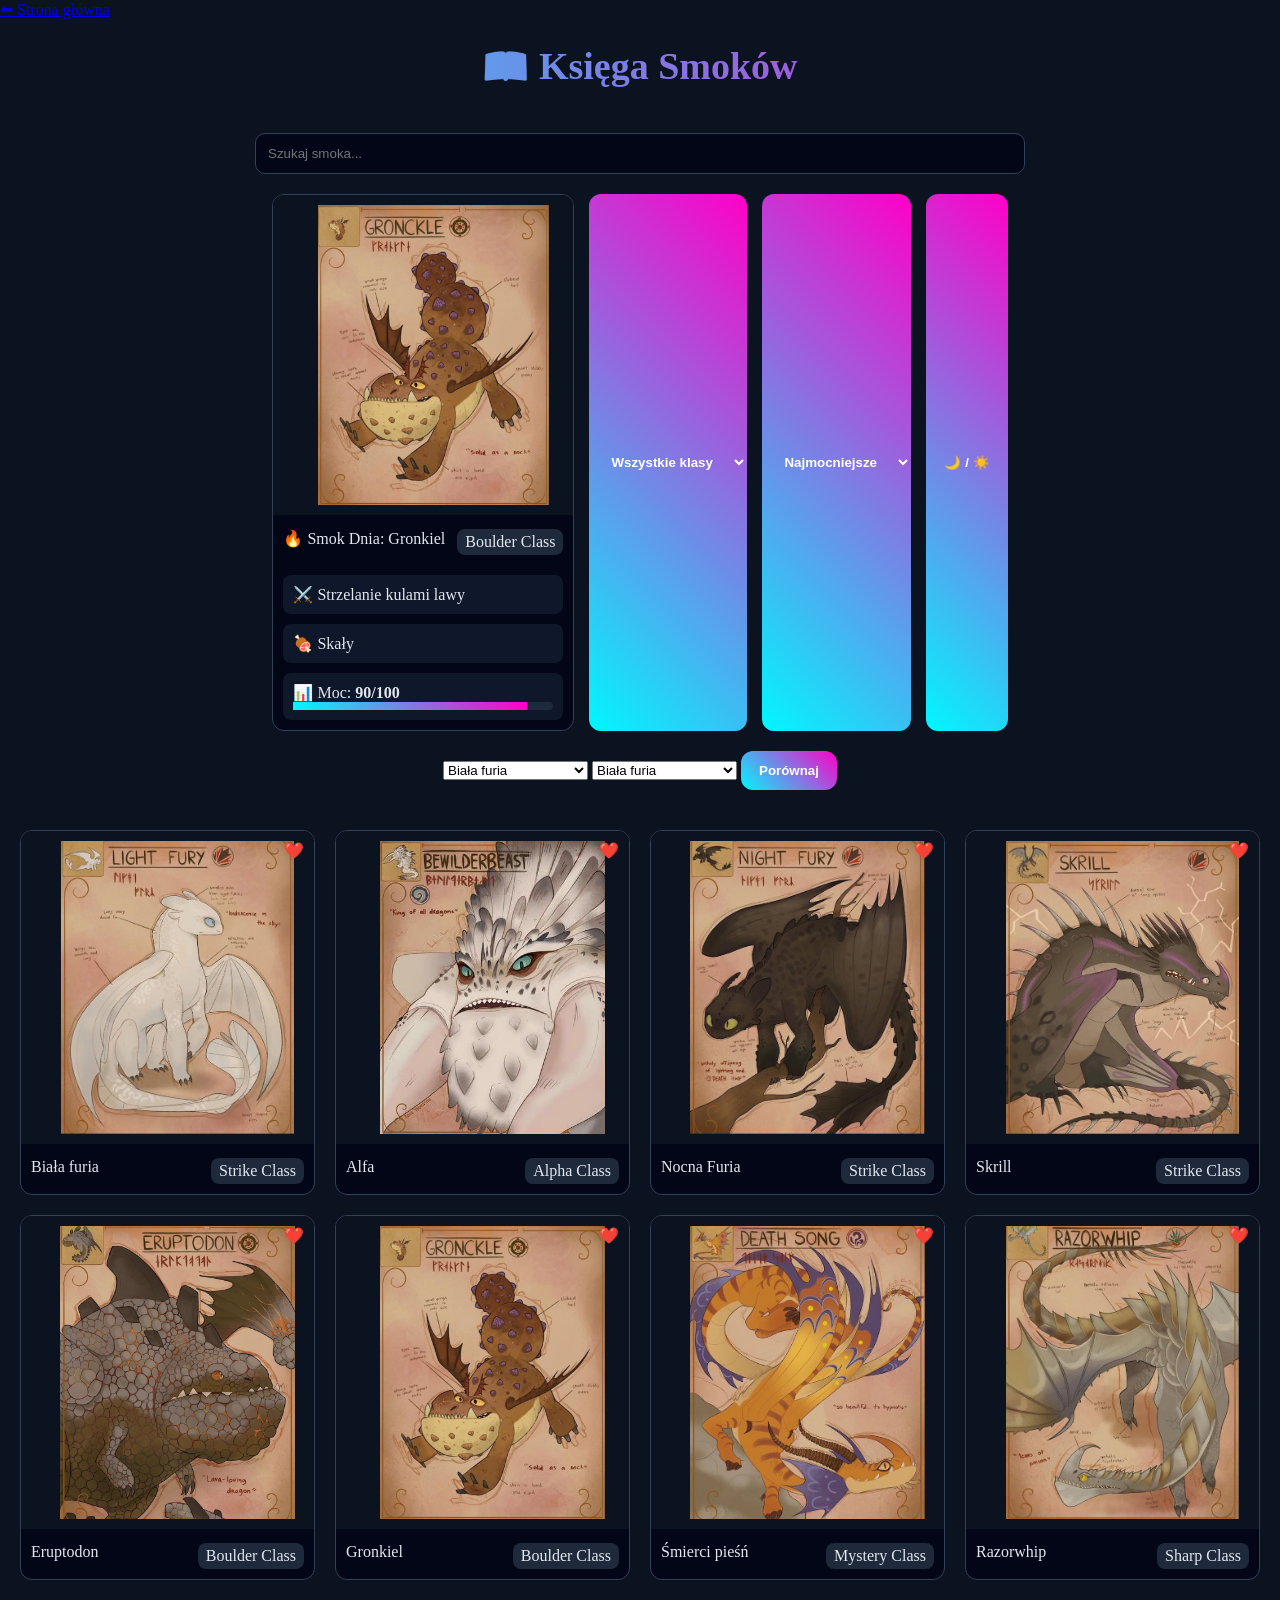
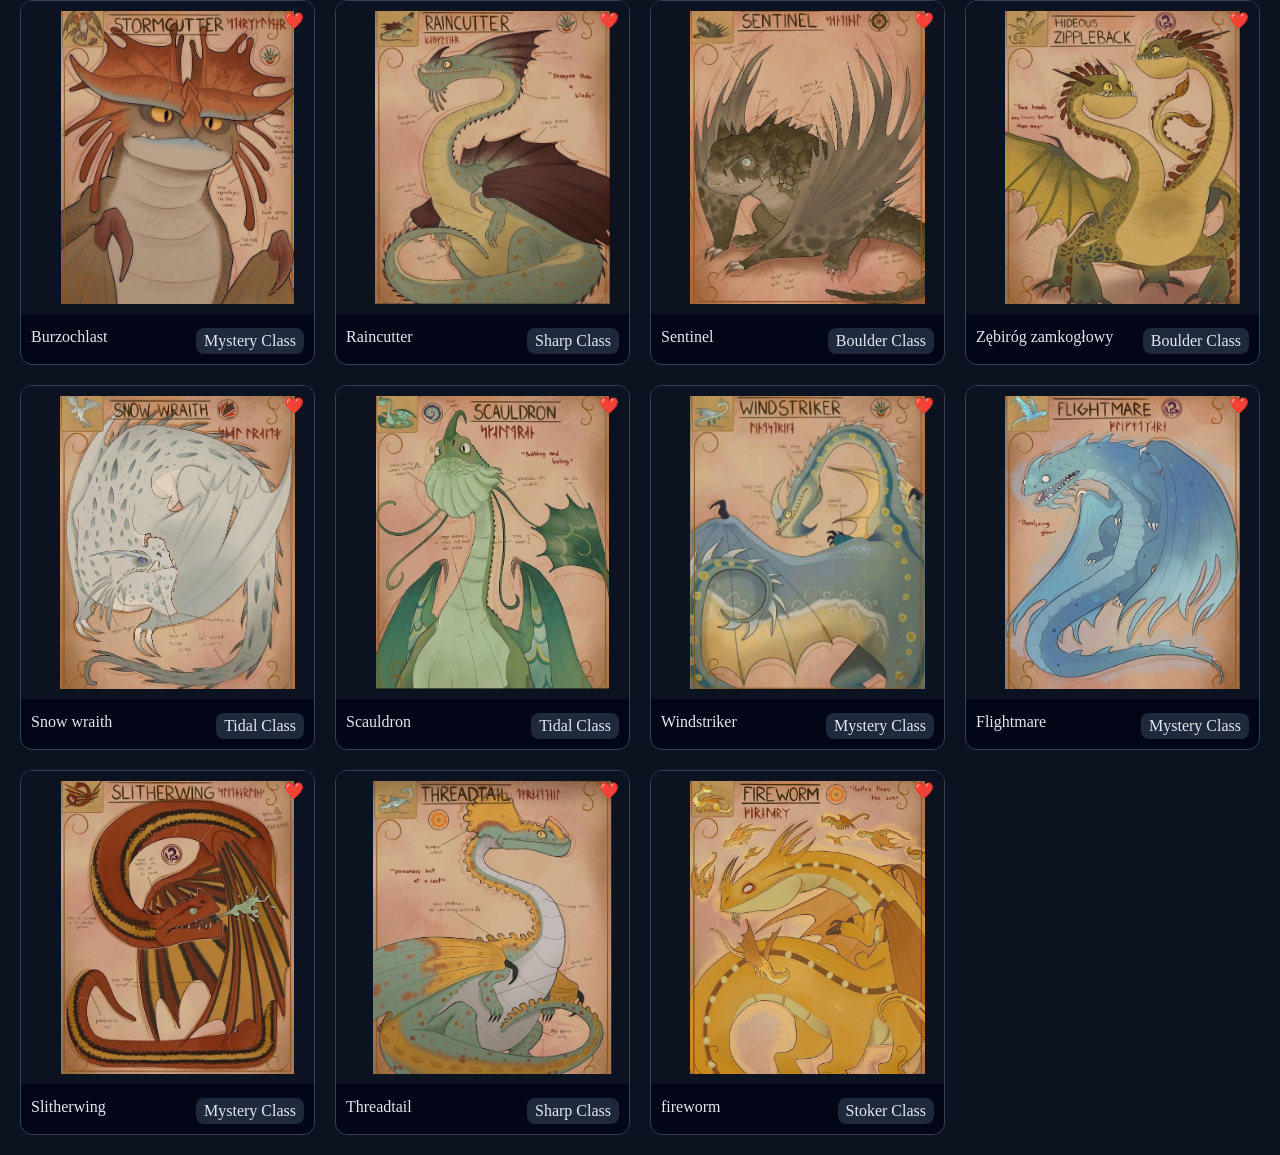
<file: smoki.html>
<!DOCTYPE html>
<html lang="pl">
<head>
<meta charset="UTF-8">
<meta name="viewport" content="width=device-width, initial-scale=1.0">
<title>Księga Smoków</title>
<link rel="stylesheet" href="style.css">
</head>

<body>

<div class="top-bar">
  <a href="/index.html" class="back-btn" onclick="zamknijKsiege()">⬅ Strona główna</a>
  <header>📖 Księga Smoków</header>
</div>

<div class="search-box">
  <input type="text" id="search" placeholder="Szukaj smoka...">
</div>

<!-- CONTROLS -->
<div class="controls">

  <div id="featuredDragon"></div>

  <select id="classFilter">
    <option value="all">Wszystkie klasy</option>
  </select>

  <select id="sortSelect">
    <option value="powerDesc">Najmocniejsze</option>
    <option value="powerAsc">Najsłabsze</option>
    <option value="nameAsc">A-Z</option>
  </select>

  <button class="theme-btn" onclick="toggleTheme()">🌙 / ☀️</button>

</div>

<!-- PORÓWNYWARKA -->
<div class="compare-box">
  <select id="dragon1"></select>
  <select id="dragon2"></select>
  <button onclick="compareDragons()">Porównaj</button>
  <div id="compareResult"></div>
</div>

<div class="container" id="container"></div>

<script src="smoki.js"></script>

<script>
const container = document.getElementById("container");

/* CLASSES */
const classes = [...new Set(smoki.map(s => s.typ))];
classes.forEach(c => {
  document.getElementById("classFilter").innerHTML +=
    `<option value="${c}">${c}</option>`;
});

/* SMOK DNIA */
function renderDragonOfDay(){
  const d = smoki[new Date().getDate() % smoki.length];

  document.getElementById("featuredDragon").innerHTML = `
    <div class="dragon-card active featured">

      <img src="${d.zdjecie}">

      <div class="card-top">
        <div class="dragon-name">🔥 Smok Dnia: ${d.nazwa}</div>
        <div class="badge">${d.typ}</div>
      </div>

      <div class="dragon-info" style="max-height:400px;">
        <div class="section">⚔️ ${d.atak}</div>
        <div class="section">🍖 ${d.pokarm}</div>
        <div class="section">📊 Moc: <strong>${d.moc}/100</strong>
          <div class="power-bar">
            <div class="power-fill" style="width:${d.moc}%"></div>
          </div>
        </div>
      </div>

    </div>
  `;
}

/* RENDER */
function render(){

  container.innerHTML = "";

  let data = [...smoki];

  const filter = document.getElementById("classFilter").value;
  const sort = document.getElementById("sortSelect").value;
  const search = document.getElementById("search").value.toLowerCase();

  if(filter !== "all"){
    data = data.filter(s => s.typ === filter);
  }

  data = data.filter(s => s.nazwa.toLowerCase().includes(search));

  if(sort === "powerDesc") data.sort((a,b)=>b.moc-a.moc);
  if(sort === "powerAsc") data.sort((a,b)=>a.moc-b.moc);
  if(sort === "nameAsc") data.sort((a,b)=>a.nazwa.localeCompare(b.nazwa));

  data.forEach(s => {

    const div = document.createElement("div");
    div.className = "dragon-card";
    div.dataset.name = s.nazwa;

    div.innerHTML = `
      <div class="fav ${localStorage.getItem(s.nazwa)?'active':''}">❤️</div>

      <img src="${s.zdjecie}">

      <div class="card-top">
        <div class="dragon-name">${s.nazwa}</div>
        <div class="badge">${s.typ}</div>
      </div>

      <div class="dragon-info">

        <div class="section">⚔️ ${s.atak}</div>
        <div class="section">🍖 ${s.pokarm}</div>

        <div class="section">
          📊 Moc: <strong>${s.moc}/100</strong>
          <div class="power-bar">
            <div class="power-fill" style="width:${s.moc}%"></div>
          </div>
        </div>

        <div class="section stars">
          ⭐ Ocena:
          ${[1,2,3,4,5].map(i=>`
            <span class="star ${i <= (localStorage.getItem("r_"+s.nazwa)||0)?'active':''}" data-r="${i}">★</span>
          `).join("")}
        </div>

      </div>
    `;

    container.appendChild(div);
  });

  addEvents();
  fillCompare();
}

/* EVENTS */
function addEvents(){

  document.querySelectorAll(".dragon-card").forEach(c=>{
    c.addEventListener("click",()=>c.classList.toggle("active"));
  });

  document.querySelectorAll(".fav").forEach(f=>{
    f.onclick = e=>{
      e.stopPropagation();
      const n = f.closest(".dragon-card").dataset.name;
      f.classList.toggle("active");
      localStorage.getItem(n)
        ? localStorage.removeItem(n)
        : localStorage.setItem(n,"1");
    };
  });

  document.querySelectorAll(".star").forEach(s=>{
    s.onclick = e=>{
      e.stopPropagation();
      const r = s.dataset.r;
      const n = s.closest(".dragon-card").dataset.name;
      localStorage.setItem("r_"+n,r);
      render();
    };
  });
}

/* COMPARE */
function fillCompare(){
  const a=document.getElementById("dragon1");
  const b=document.getElementById("dragon2");

  a.innerHTML=b.innerHTML="";

  smoki.forEach(s=>{
    a.innerHTML+=`<option>${s.nazwa}</option>`;
    b.innerHTML+=`<option>${s.nazwa}</option>`;
  });
}

function compareDragons(){

  const a = smoki.find(s=>s.nazwa==dragon1.value);
  const b = smoki.find(s=>s.nazwa==dragon2.value);

  const w = a.moc>b.moc?a:b;

  document.getElementById("compareResult").innerHTML=`
    🥇 Wygrywa: <b>${w.nazwa}</b><br>
    ${a.nazwa}: ${a.moc} vs ${b.nazwa}: ${b.moc}
  `;
}

/* CONTROLS */
search.oninput=render;
classFilter.onchange=render;
sortSelect.onchange=render;

/* THEME */
function toggleTheme(){
  document.body.classList.toggle("light");
}

/* START */
renderDragonOfDay();
render();
</script>

</body>
</html>
</file>
<file: style.css>
body {
  margin: 0;
  font-family: 'Segoe UI';
  background: #0b1220;
  color: #e2e8f0;
}

/* HEADER */
header {
  text-align: center;
  padding: 25px;
  font-size: 38px;
  font-weight: bold;
  background: linear-gradient(90deg,#00f7ff,#ff00c8);
  -webkit-background-clip:text;
  color:transparent;
}

/* SEARCH */
.search-box {
  text-align:center;
  margin:20px;
}

.search-box input {
  padding:12px;
  width:60%;
  border-radius:10px;
  background:#020617;
  color:white;
  border:1px solid #334155;
}

/* CONTROLS */
.controls {
  display:flex;
  flex-wrap:wrap;
  justify-content:center;
  gap:15px;
  margin:10px;
}

.controls select,
.theme-btn,
.compare-box button {
  padding:12px 18px;
  border:none;
  border-radius:12px;
  background:linear-gradient(45deg,#00f7ff,#ff00c8);
  color:white;
  font-weight:bold;
  cursor:pointer;
  transition:0.3s;
}

.controls select:hover,
.theme-btn:hover,
.compare-box button:hover {
  transform:scale(1.08);
}

/* COMPARE */
.compare-box {
  text-align:center;
  margin:20px;
}

#compareResult {
  margin-top:10px;
}

/* GRID */
.container {
  display:grid;
  grid-template-columns:repeat(auto-fit,minmax(260px,1fr));
  gap:20px;
  padding:20px;
}

/* CARD */
.dragon-card {
  background:#020617;
  border:1px solid #334155;
  border-radius:12px;
  overflow:hidden;
  cursor:pointer;
  transition:0.3s;
  position:relative;
}

.dragon-card:hover {
  transform:translateY(-5px);
  box-shadow:0 0 15px #00f7ff33;
}

.dragon-card img {
  width:100%;
  aspect-ratio:1;
  object-fit:contain;
  padding:10px;
  background:#0b1220;
}

/* INFO */
.card-top {
  display:flex;
  justify-content:space-between;
  padding:10px;
}

.badge {
  background:#1e293b;
  padding:4px 8px;
  border-radius:8px;
}

.dragon-info {
  max-height:0;
  overflow:hidden;
  transition:0.4s;
  padding:0 10px;
}

.dragon-card.active .dragon-info {
  max-height:400px;
}

.section {
  margin:10px 0;
  padding:10px;
  background:#0f172a;
  border-radius:8px;
}

/* POWER */
.power-bar {
  height:8px;
  background:#1e293b;
  border-radius:5px;
}

.power-fill {
  height:100%;
  background:linear-gradient(90deg,#00f7ff,#ff00c8);
}

/* STARS */
.star {
  cursor:pointer;
  color:gray;
}

.star.active {
  color:gold;
}

/* FAV */
.fav {
  position:absolute;
  right:10px;
  top:10px;
}

.fav.active {
  color:red;
}

/* FEATURED */
.featured {
  max-width:300px;
  margin:auto;
}

/* LIGHT MODE */
body.light {
  background:#f1f5f9;
  color:#0f172a;
}

body.light .dragon-card {
  background:white;
  border-color:#cbd5e1;
}

body.light .section {
  background:#e2e8f0;
}
</file>
